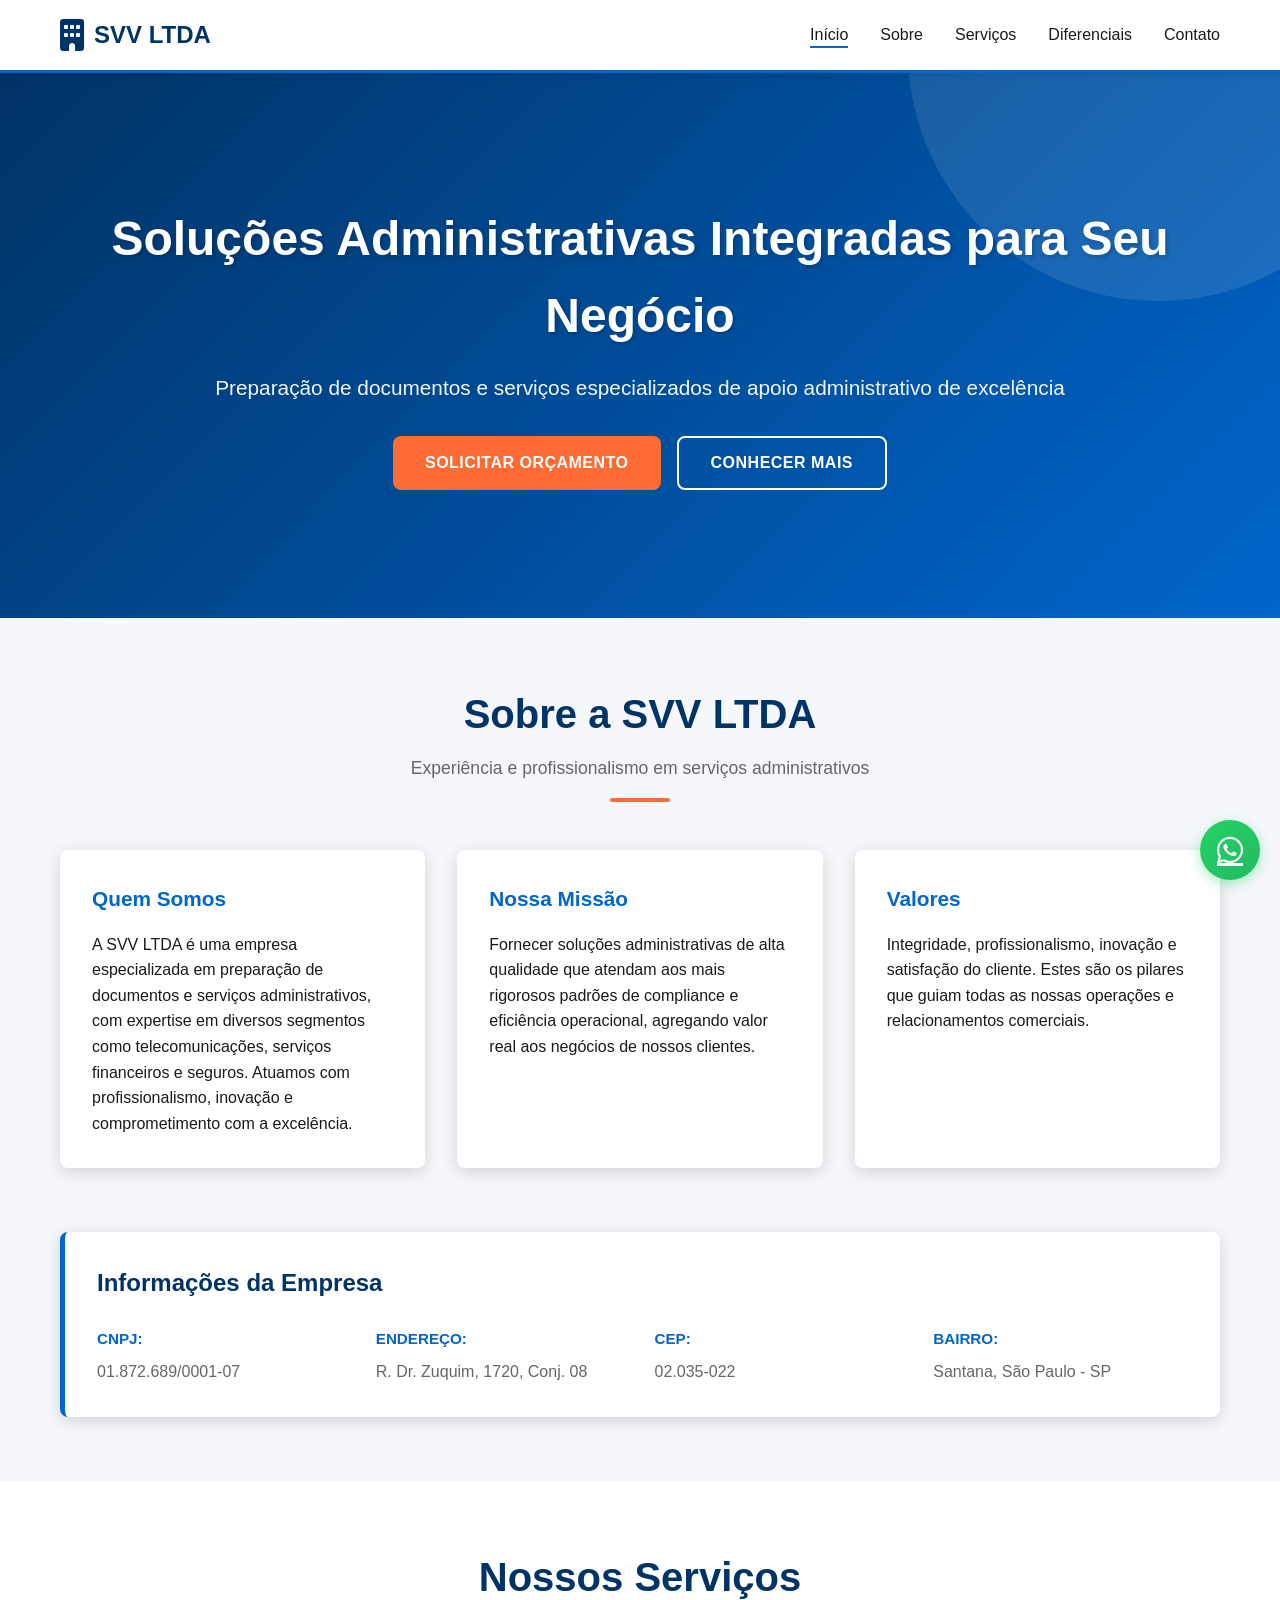
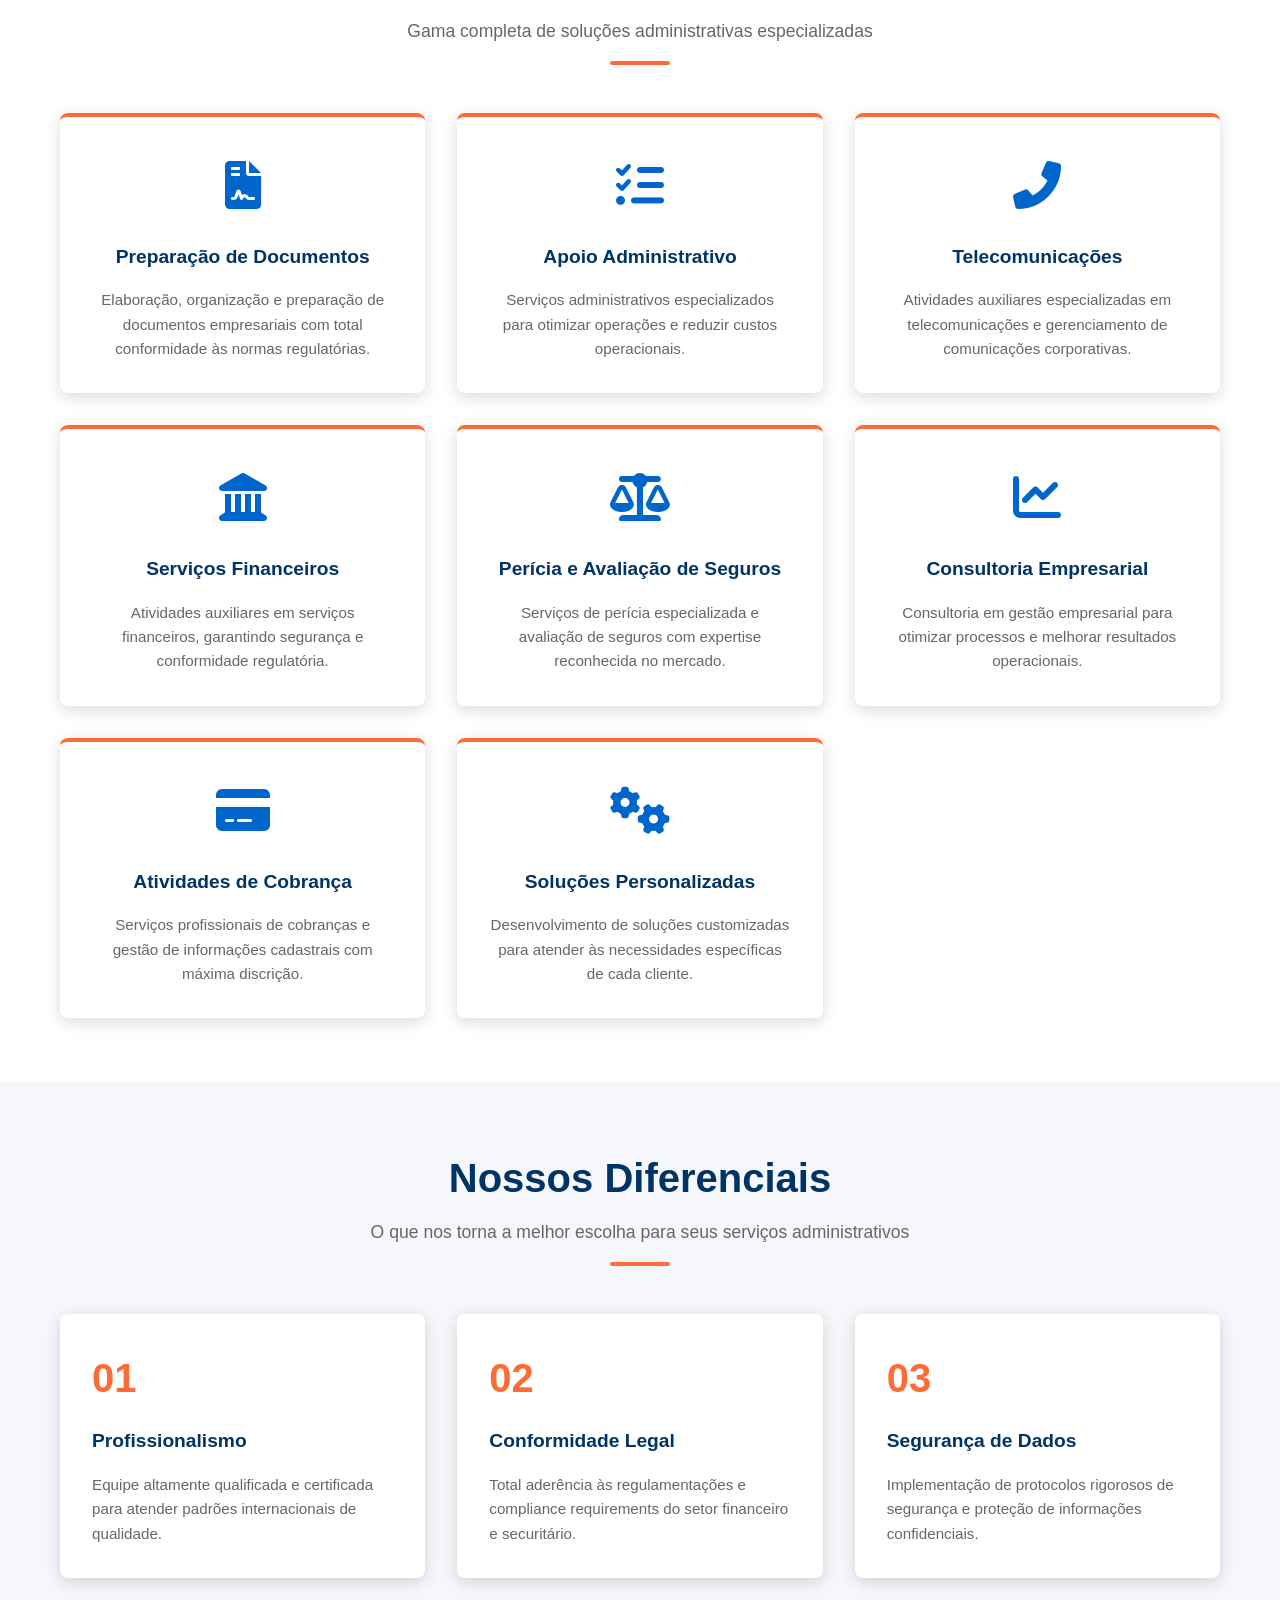
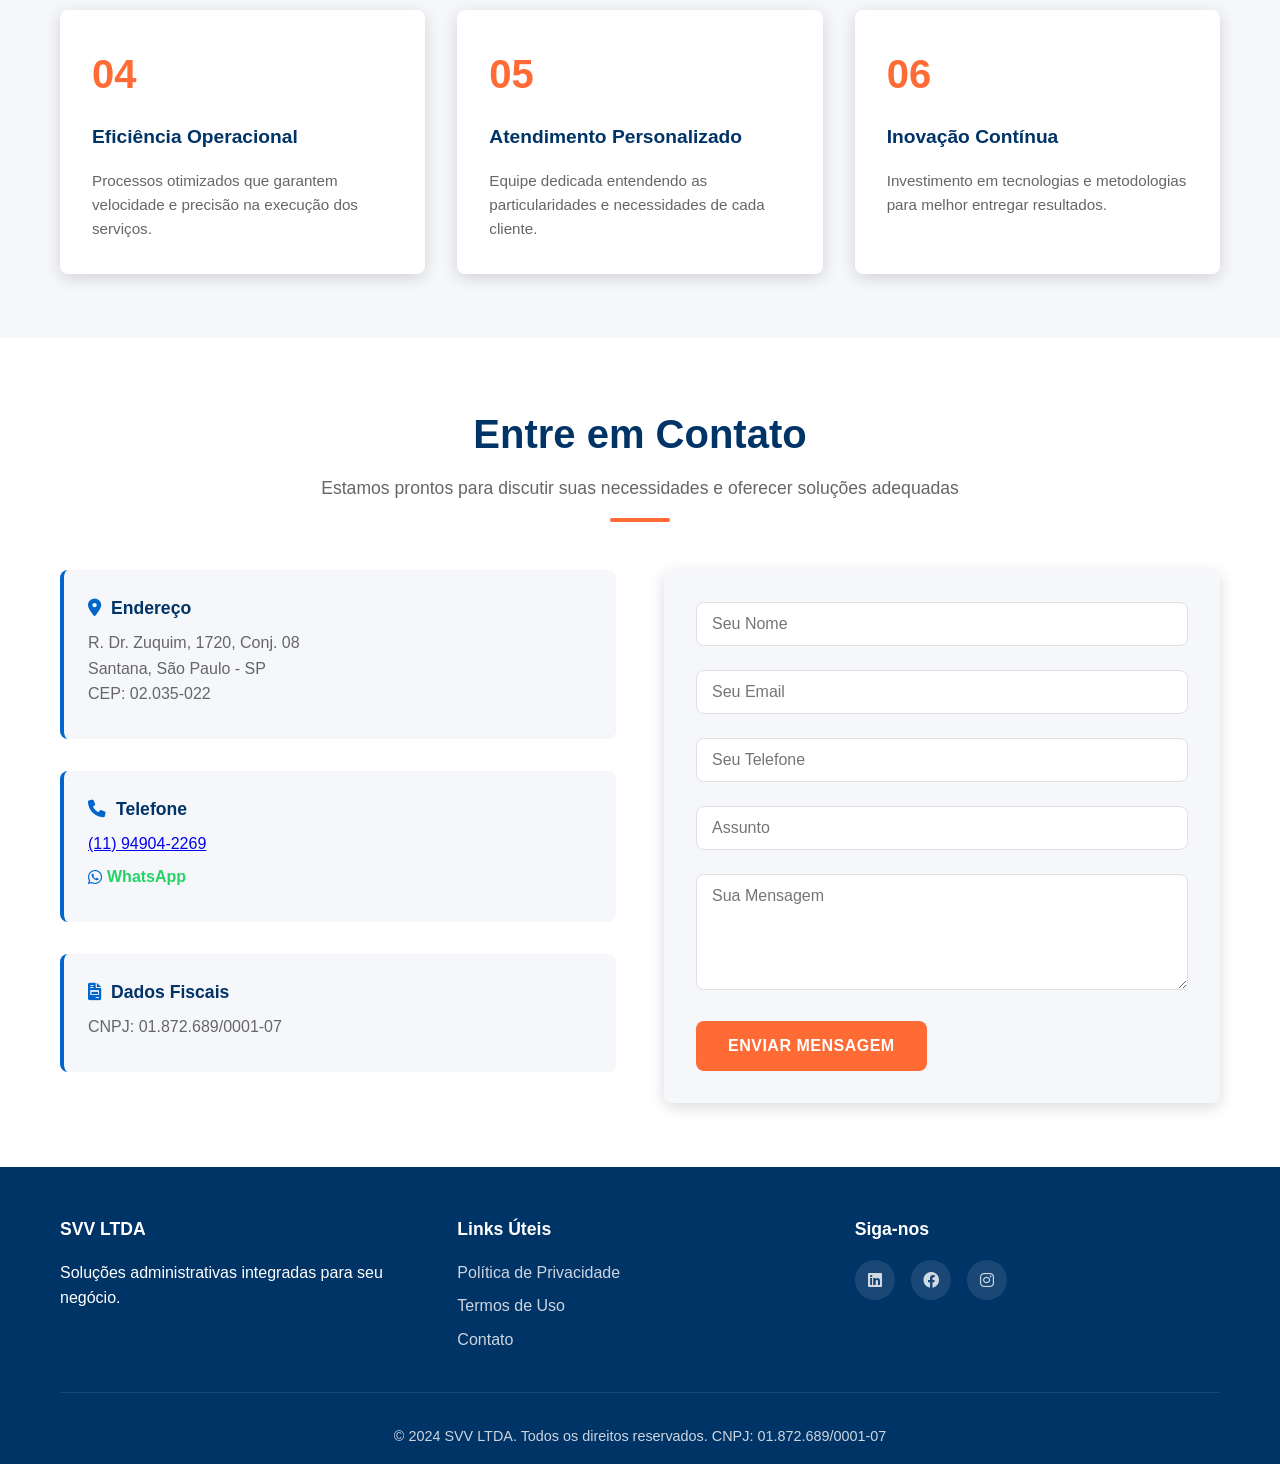
<file: index.html>
<!DOCTYPE html>
<html lang="pt-BR">
<head>
    <meta charset="UTF-8">
    <meta name="viewport" content="width=device-width, initial-scale=1.0">
    <meta name="description" content="SVV LTDA - Preparação de documentos e serviços especializados de apoio administrativo">
    <meta name="keywords" content="documentos, administrativo, telecomunicações, consultoria, cobranças, seguros">
    <meta name="author" content="SVV LTDA">
    <meta property="og:title" content="SVV LTDA - Soluções Administrativas">
    <meta property="og:description" content="Serviços especializados de preparação de documentos e apoio administrativo">
    <title>SVV LTDA - Soluções Administrativas Integradas</title>
    <link rel="stylesheet" href="css/styles.css">
    <link rel="stylesheet" href="https://cdnjs.cloudflare.com/ajax/libs/font-awesome/6.0.0/css/all.min.css">
</head>
<body>
    <!-- WhatsApp Flutuante -->
    <a href="https://wa.me/5511949042269?text=Olá%20SVV%20LTDA" class="whatsapp-float" target="_blank" title="Fale conosco no WhatsApp">
        <i class="fab fa-whatsapp"></i>
    </a>

    <!-- Navbar -->
    <nav class="navbar">
        <div class="container">
            <div class="logo">
                <i class="fas fa-building"></i>
                <span>SVV LTDA</span>
            </div>
            <ul class="menu" id="menu">
                <li><a href="#inicio">Início</a></li>
                <li><a href="#sobre">Sobre</a></li>
                <li><a href="#servicos">Serviços</a></li>
                <li><a href="#diferenciais">Diferenciais</a></li>
                <li><a href="#contato">Contato</a></li>
            </ul>
            <button class="menu-toggle" id="menuToggle">
                <span></span>
                <span></span>
                <span></span>
            </button>
        </div>
    </nav>

    <!-- Hero Section -->
    <header class="hero" id="inicio">
        <div class="container">
            <div class="hero-content">
                <h1>Soluções Administrativas Integradas para Seu Negócio</h1>
                <p>Preparação de documentos e serviços especializados de apoio administrativo de excelência</p>
                <div class="hero-buttons">
                    <button class="btn btn-primary" onclick="document.getElementById('contato').scrollIntoView({behavior: 'smooth'})">Solicitar Orçamento</button>
                    <button class="btn btn-secondary" onclick="document.getElementById('sobre').scrollIntoView({behavior: 'smooth'})">Conhecer Mais</button>
                </div>
            </div>
        </div>
    </header>

    <!-- Sobre Section -->
    <section class="sobre" id="sobre">
        <div class="container">
            <div class="section-header">
                <h2>Sobre a SVV LTDA</h2>
                <p>Experiência e profissionalismo em serviços administrativos</p>
            </div>
            <div class="about-grid">
                <div class="about-item">
                    <h3>Quem Somos</h3>
                    <p>A SVV LTDA é uma empresa especializada em preparação de documentos e serviços administrativos, com expertise em diversos segmentos como telecomunicações, serviços financeiros e seguros. Atuamos com profissionalismo, inovação e comprometimento com a excelência.</p>
                </div>
                <div class="about-item">
                    <h3>Nossa Missão</h3>
                    <p>Fornecer soluções administrativas de alta qualidade que atendam aos mais rigorosos padrões de compliance e eficiência operacional, agregando valor real aos negócios de nossos clientes.</p>
                </div>
                <div class="about-item">
                    <h3>Valores</h3>
                    <p>Integridade, profissionalismo, inovação e satisfação do cliente. Estes são os pilares que guiam todas as nossas operações e relacionamentos comerciais.</p>
                </div>
            </div>

            <!-- Informações da Empresa -->
            <div class="company-info">
                <h3>Informações da Empresa</h3>
                <div class="info-grid">
                    <div class="info-item">
                        <strong>CNPJ:</strong>
                        <span>01.872.689/0001-07</span>
                    </div>
                    <div class="info-item">
                        <strong>Endereço:</strong>
                        <span>R. Dr. Zuquim, 1720, Conj. 08</span>
                    </div>
                    <div class="info-item">
                        <strong>CEP:</strong>
                        <span>02.035-022</span>
                    </div>
                    <div class="info-item">
                        <strong>Bairro:</strong>
                        <span>Santana, São Paulo - SP</span>
                    </div>
                </div>
            </div>
        </div>
    </section>

    <!-- Serviços Section -->
    <section class="servicos" id="servicos">
        <div class="container">
            <div class="section-header">
                <h2>Nossos Serviços</h2>
                <p>Gama completa de soluções administrativas especializadas</p>
            </div>
            <div class="servicos-grid">
                <div class="servico-card">
                    <div class="servico-icon">
                        <i class="fas fa-file-contract"></i>
                    </div>
                    <h3>Preparação de Documentos</h3>
                    <p>Elaboração, organização e preparação de documentos empresariais com total conformidade às normas regulatórias.</p>
                </div>
                <div class="servico-card">
                    <div class="servico-icon">
                        <i class="fas fa-tasks"></i>
                    </div>
                    <h3>Apoio Administrativo</h3>
                    <p>Serviços administrativos especializados para otimizar operações e reduzir custos operacionais.</p>
                </div>
                <div class="servico-card">
                    <div class="servico-icon">
                        <i class="fas fa-phone-alt"></i>
                    </div>
                    <h3>Telecomunicações</h3>
                    <p>Atividades auxiliares especializadas em telecomunicações e gerenciamento de comunicações corporativas.</p>
                </div>
                <div class="servico-card">
                    <div class="servico-icon">
                        <i class="fas fa-landmark"></i>
                    </div>
                    <h3>Serviços Financeiros</h3>
                    <p>Atividades auxiliares em serviços financeiros, garantindo segurança e conformidade regulatória.</p>
                </div>
                <div class="servico-card">
                    <div class="servico-icon">
                        <i class="fas fa-scale-balanced"></i>
                    </div>
                    <h3>Perícia e Avaliação de Seguros</h3>
                    <p>Serviços de perícia especializada e avaliação de seguros com expertise reconhecida no mercado.</p>
                </div>
                <div class="servico-card">
                    <div class="servico-icon">
                        <i class="fas fa-chart-line"></i>
                    </div>
                    <h3>Consultoria Empresarial</h3>
                    <p>Consultoria em gestão empresarial para otimizar processos e melhorar resultados operacionais.</p>
                </div>
                <div class="servico-card">
                    <div class="servico-icon">
                        <i class="fas fa-credit-card"></i>
                    </div>
                    <h3>Atividades de Cobrança</h3>
                    <p>Serviços profissionais de cobranças e gestão de informações cadastrais com máxima discrição.</p>
                </div>
                <div class="servico-card">
                    <div class="servico-icon">
                        <i class="fas fa-cogs"></i>
                    </div>
                    <h3>Soluções Personalizadas</h3>
                    <p>Desenvolvimento de soluções customizadas para atender às necessidades específicas de cada cliente.</p>
                </div>
            </div>
        </div>
    </section>

    <!-- Diferenciais Section -->
    <section class="diferenciais" id="diferenciais">
        <div class="container">
            <div class="section-header">
                <h2>Nossos Diferenciais</h2>
                <p>O que nos torna a melhor escolha para seus serviços administrativos</p>
            </div>
            <div class="diferenciais-grid">
                <div class="diferencial-card">
                    <div class="diferencial-number">01</div>
                    <h3>Profissionalismo</h3>
                    <p>Equipe altamente qualificada e certificada para atender padrões internacionais de qualidade.</p>
                </div>
                <div class="diferencial-card">
                    <div class="diferencial-number">02</div>
                    <h3>Conformidade Legal</h3>
                    <p>Total aderência às regulamentações e compliance requirements do setor financeiro e securitário.</p>
                </div>
                <div class="diferencial-card">
                    <div class="diferencial-number">03</div>
                    <h3>Segurança de Dados</h3>
                    <p>Implementação de protocolos rigorosos de segurança e proteção de informações confidenciais.</p>
                </div>
                <div class="diferencial-card">
                    <div class="diferencial-number">04</div>
                    <h3>Eficiência Operacional</h3>
                    <p>Processos otimizados que garantem velocidade e precisão na execução dos serviços.</p>
                </div>
                <div class="diferencial-card">
                    <div class="diferencial-number">05</div>
                    <h3>Atendimento Personalizado</h3>
                    <p>Equipe dedicada entendendo as particularidades e necessidades de cada cliente.</p>
                </div>
                <div class="diferencial-card">
                    <div class="diferencial-number">06</div>
                    <h3>Inovação Contínua</h3>
                    <p>Investimento em tecnologias e metodologias para melhor entregar resultados.</p>
                </div>
            </div>
        </div>
    </section>

    <!-- Contato Section -->
    <section class="contato" id="contato">
        <div class="container">
            <div class="section-header">
                <h2>Entre em Contato</h2>
                <p>Estamos prontos para discutir suas necessidades e oferecer soluções adequadas</p>
            </div>
            <div class="contato-grid">
                <div class="contato-info">
                    <div class="info-block">
                        <h3><i class="fas fa-map-marker-alt"></i> Endereço</h3>
                        <p>R. Dr. Zuquim, 1720, Conj. 08<br>Santana, São Paulo - SP<br>CEP: 02.035-022</p>
                    </div>
                    <div class="info-block">
                        <h3><i class="fas fa-phone"></i> Telefone</h3>
                        <p><a href="tel:+5511949042269">(11) 94904-2269</a></p>
                        <p class="whatsapp-link"><a href="https://wa.me/5511949042269?text=Olá%20SVV%20LTDA" target="_blank"><i class="fab fa-whatsapp"></i> WhatsApp</a></p>
                    </div>
                    <div class="info-block">
                        <h3><i class="fas fa-file-invoice"></i> Dados Fiscais</h3>
                        <p>CNPJ: 01.872.689/0001-07</p>
                    </div>
                </div>
                <form class="contato-form" id="contatoForm">
                    <div class="form-group">
                        <input type="text" placeholder="Seu Nome" required>
                    </div>
                    <div class="form-group">
                        <input type="email" placeholder="Seu Email" required>
                    </div>
                    <div class="form-group">
                        <input type="tel" placeholder="Seu Telefone" required>
                    </div>
                    <div class="form-group">
                        <input type="text" placeholder="Assunto" required>
                    </div>
                    <div class="form-group">
                        <textarea placeholder="Sua Mensagem" rows="5" required></textarea>
                    </div>
                    <button type="submit" class="btn btn-primary">Enviar Mensagem</button>
                </form>
            </div>
        </div>
    </section>

    <!-- Footer -->
    <footer class="footer">
        <div class="container">
            <div class="footer-content">
                <div class="footer-section">
                    <h4>SVV LTDA</h4>
                    <p>Soluções administrativas integradas para seu negócio.</p>
                </div>
                <div class="footer-section">
                    <h4>Links Úteis</h4>
                    <ul>
                        <li><a href="politica-privacidade.html">Política de Privacidade</a></li>
                        <li><a href="termos-uso.html">Termos de Uso</a></li>
                        <li><a href="#contato">Contato</a></li>
                    </ul>
                </div>
                <div class="footer-section">
                    <h4>Siga-nos</h4>
                    <div class="social-links">
                        <a href="#" title="LinkedIn"><i class="fab fa-linkedin"></i></a>
                        <a href="#" title="Facebook"><i class="fab fa-facebook"></i></a>
                        <a href="#" title="Instagram"><i class="fab fa-instagram"></i></a>
                    </div>
                </div>
            </div>
            <div class="footer-bottom">
                <p>&copy; 2024 SVV LTDA. Todos os direitos reservados. CNPJ: 01.872.689/0001-07</p>
            </div>
        </div>
    </footer>

    <script src="js/script.js"></script>
</body>
</html>
</file>
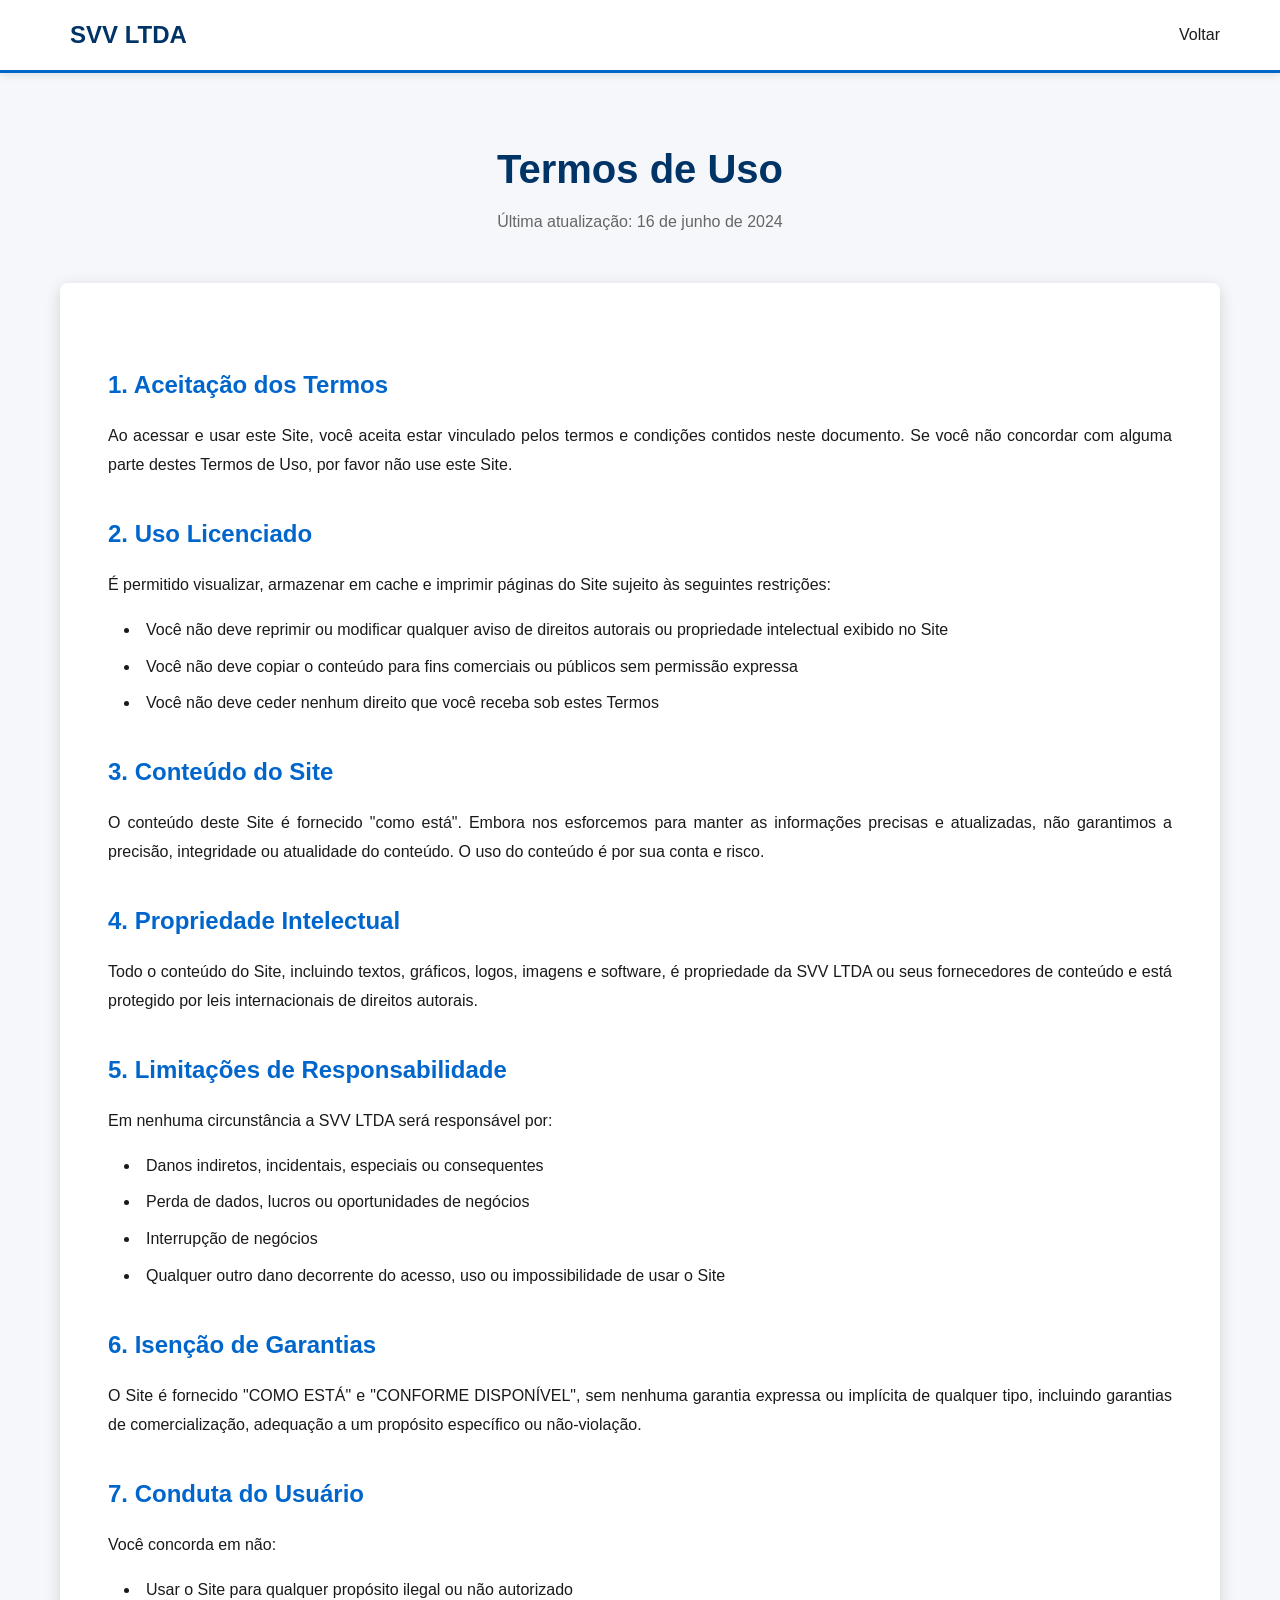
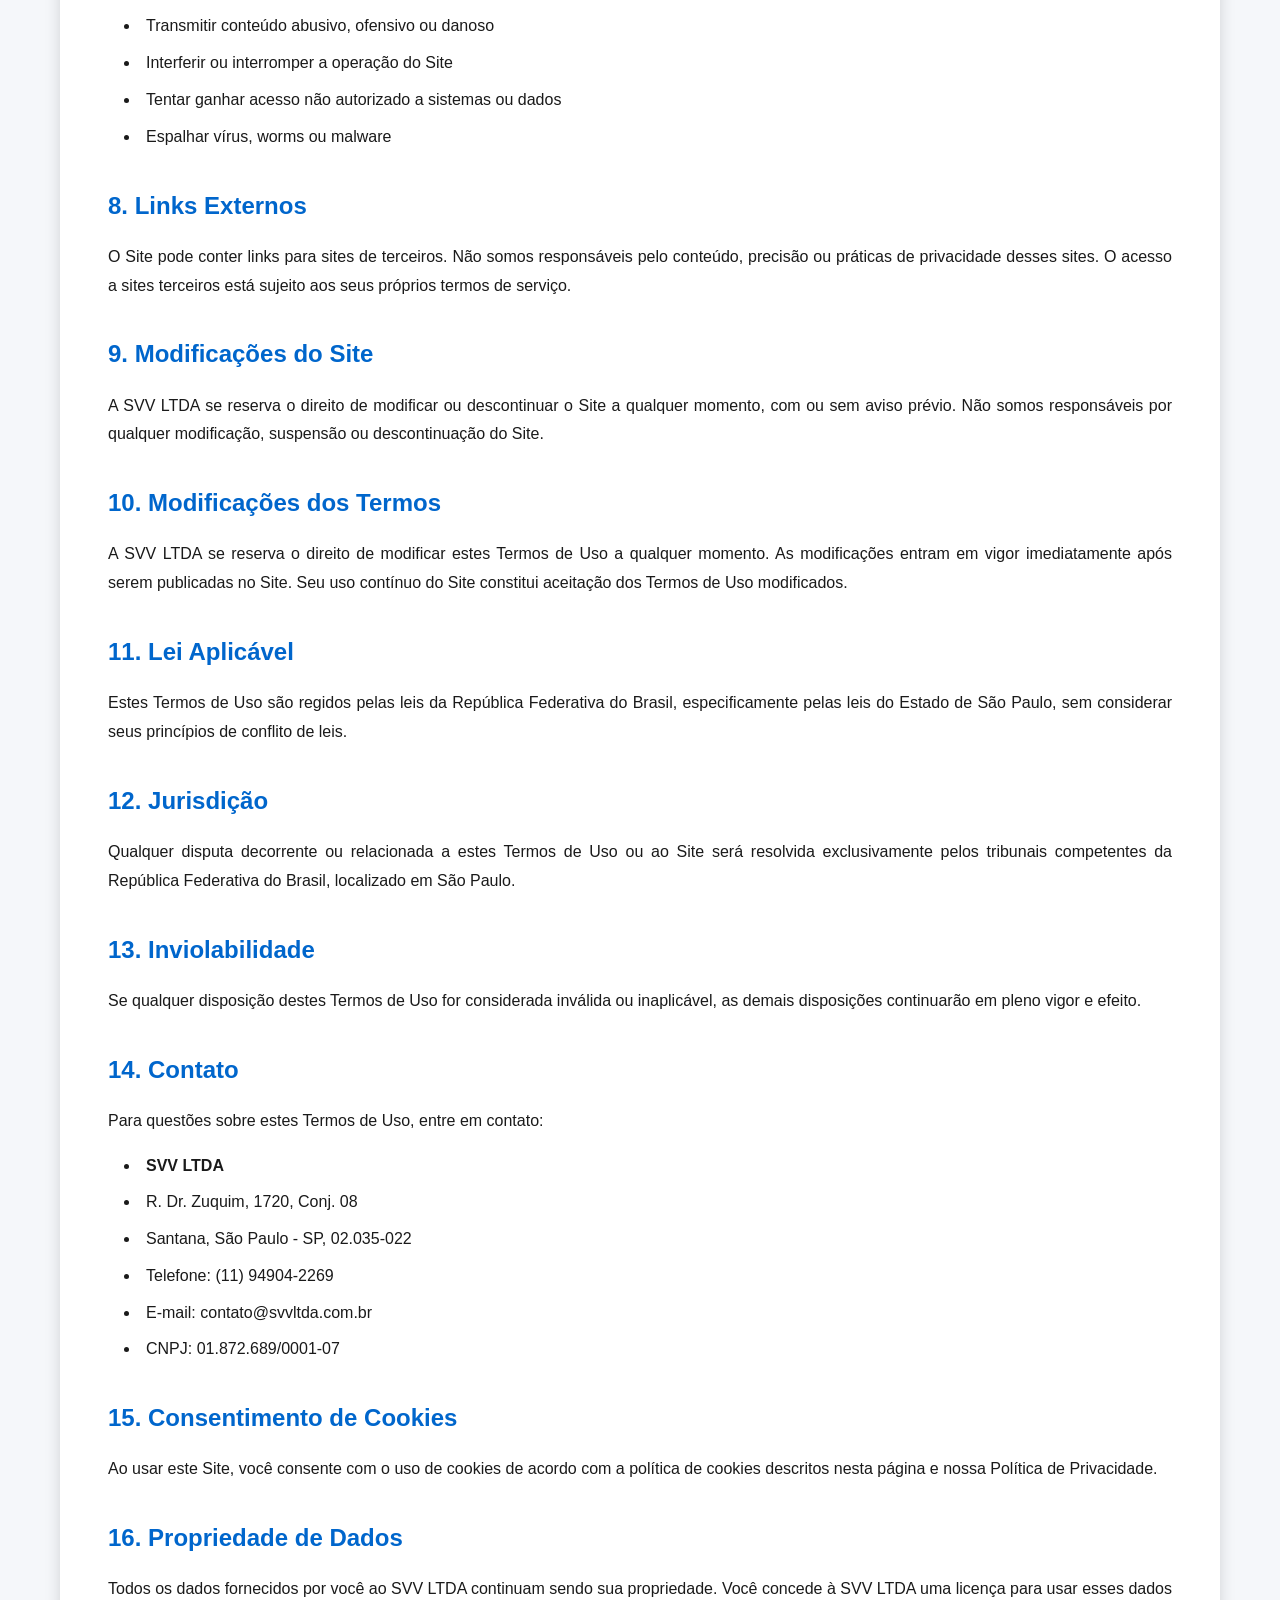
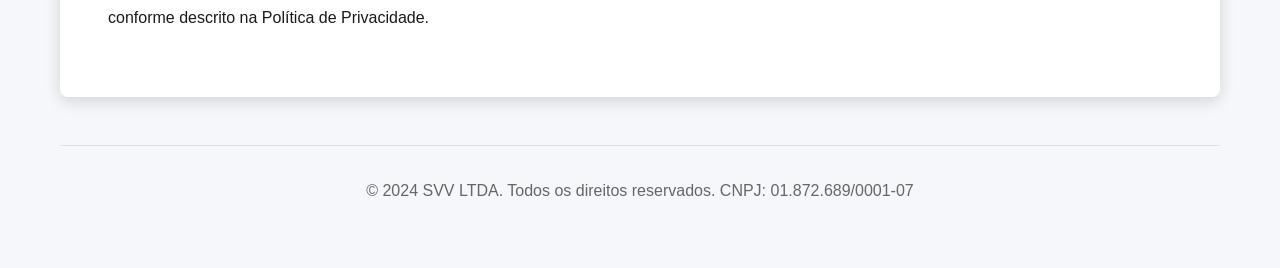
<file: termos-uso.html>
<!DOCTYPE html>
<html lang="pt-BR">
<head>
    <meta charset="UTF-8">
    <meta name="viewport" content="width=device-width, initial-scale=1.0">
    <meta name="description" content="Termos de Uso - SVV LTDA">
    <title>Termos de Uso - SVV LTDA</title>
    <link rel="stylesheet" href="css/styles.css">
</head>
<body>
    <!-- Navbar -->
    <nav class="navbar">
        <div class="container">
            <div class="logo">
                <i class="fas fa-building"></i>
                <span>SVV LTDA</span>
            </div>
            <ul class="menu">
                <li><a href="index.html">Voltar</a></li>
            </ul>
        </div>
    </nav>

    <!-- Content -->
    <section class="legal-page">
        <div class="container">
            <div class="legal-header">
                <h1>Termos de Uso</h1>
                <p>Última atualização: 16 de junho de 2024</p>
            </div>

            <div class="legal-content">
                <h2>1. Aceitação dos Termos</h2>
                <p>Ao acessar e usar este Site, você aceita estar vinculado pelos termos e condições contidos neste documento. Se você não concordar com alguma parte destes Termos de Uso, por favor não use este Site.</p>

                <h2>2. Uso Licenciado</h2>
                <p>É permitido visualizar, armazenar em cache e imprimir páginas do Site sujeito às seguintes restrições:</p>
                <ul>
                    <li>Você não deve reprimir ou modificar qualquer aviso de direitos autorais ou propriedade intelectual exibido no Site</li>
                    <li>Você não deve copiar o conteúdo para fins comerciais ou públicos sem permissão expressa</li>
                    <li>Você não deve ceder nenhum direito que você receba sob estes Termos</li>
                </ul>

                <h2>3. Conteúdo do Site</h2>
                <p>O conteúdo deste Site é fornecido "como está". Embora nos esforcemos para manter as informações precisas e atualizadas, não garantimos a precisão, integridade ou atualidade do conteúdo. O uso do conteúdo é por sua conta e risco.</p>

                <h2>4. Propriedade Intelectual</h2>
                <p>Todo o conteúdo do Site, incluindo textos, gráficos, logos, imagens e software, é propriedade da SVV LTDA ou seus fornecedores de conteúdo e está protegido por leis internacionais de direitos autorais.</p>

                <h2>5. Limitações de Responsabilidade</h2>
                <p>Em nenhuma circunstância a SVV LTDA será responsável por:</p>
                <ul>
                    <li>Danos indiretos, incidentais, especiais ou consequentes</li>
                    <li>Perda de dados, lucros ou oportunidades de negócios</li>
                    <li>Interrupção de negócios</li>
                    <li>Qualquer outro dano decorrente do acesso, uso ou impossibilidade de usar o Site</li>
                </ul>

                <h2>6. Isenção de Garantias</h2>
                <p>O Site é fornecido "COMO ESTÁ" e "CONFORME DISPONÍVEL", sem nenhuma garantia expressa ou implícita de qualquer tipo, incluindo garantias de comercialização, adequação a um propósito específico ou não-violação.</p>

                <h2>7. Conduta do Usuário</h2>
                <p>Você concorda em não:</p>
                <ul>
                    <li>Usar o Site para qualquer propósito ilegal ou não autorizado</li>
                    <li>Transmitir conteúdo abusivo, ofensivo ou danoso</li>
                    <li>Interferir ou interromper a operação do Site</li>
                    <li>Tentar ganhar acesso não autorizado a sistemas ou dados</li>
                    <li>Espalhar vírus, worms ou malware</li>
                </ul>

                <h2>8. Links Externos</h2>
                <p>O Site pode conter links para sites de terceiros. Não somos responsáveis pelo conteúdo, precisão ou práticas de privacidade desses sites. O acesso a sites terceiros está sujeito aos seus próprios termos de serviço.</p>

                <h2>9. Modificações do Site</h2>
                <p>A SVV LTDA se reserva o direito de modificar ou descontinuar o Site a qualquer momento, com ou sem aviso prévio. Não somos responsáveis por qualquer modificação, suspensão ou descontinuação do Site.</p>

                <h2>10. Modificações dos Termos</h2>
                <p>A SVV LTDA se reserva o direito de modificar estes Termos de Uso a qualquer momento. As modificações entram em vigor imediatamente após serem publicadas no Site. Seu uso contínuo do Site constitui aceitação dos Termos de Uso modificados.</p>

                <h2>11. Lei Aplicável</h2>
                <p>Estes Termos de Uso são regidos pelas leis da República Federativa do Brasil, especificamente pelas leis do Estado de São Paulo, sem considerar seus princípios de conflito de leis.</p>

                <h2>12. Jurisdição</h2>
                <p>Qualquer disputa decorrente ou relacionada a estes Termos de Uso ou ao Site será resolvida exclusivamente pelos tribunais competentes da República Federativa do Brasil, localizado em São Paulo.</p>

                <h2>13. Inviolabilidade</h2>
                <p>Se qualquer disposição destes Termos de Uso for considerada inválida ou inaplicável, as demais disposições continuarão em pleno vigor e efeito.</p>

                <h2>14. Contato</h2>
                <p>Para questões sobre estes Termos de Uso, entre em contato:</p>
                <ul>
                    <li><strong>SVV LTDA</strong></li>
                    <li>R. Dr. Zuquim, 1720, Conj. 08</li>
                    <li>Santana, São Paulo - SP, 02.035-022</li>
                    <li>Telefone: (11) 94904-2269</li>
                    <li>E-mail: contato@svvltda.com.br</li>
                    <li>CNPJ: 01.872.689/0001-07</li>
                </ul>

                <h2>15. Consentimento de Cookies</h2>
                <p>Ao usar este Site, você consente com o uso de cookies de acordo com a política de cookies descritos nesta página e nossa Política de Privacidade.</p>

                <h2>16. Propriedade de Dados</h2>
                <p>Todos os dados fornecidos por você ao SVV LTDA continuam sendo sua propriedade. Você concede à SVV LTDA uma licença para usar esses dados conforme descrito na Política de Privacidade.</p>
            </div>

            <div class="legal-footer">
                <p>© 2024 SVV LTDA. Todos os direitos reservados. CNPJ: 01.872.689/0001-07</p>
            </div>
        </div>
    </section>

    <style>
        .legal-page {
            padding: 4rem 20px;
            background: var(--bg-light);
            min-height: calc(100vh - 200px);
        }

        .legal-header {
            text-align: center;
            margin-bottom: 3rem;
        }

        .legal-header h1 {
            font-size: 2.5rem;
            color: var(--primary-color);
            margin-bottom: 0.5rem;
        }

        .legal-header p {
            color: var(--text-light);
            font-size: 1rem;
        }

        .legal-content {
            background: var(--bg-white);
            padding: 3rem;
            border-radius: 8px;
            box-shadow: var(--shadow-md);
            line-height: 1.8;
        }

        .legal-content h2 {
            color: var(--secondary-color);
            margin-top: 2rem;
            margin-bottom: 1rem;
            font-size: 1.5rem;
        }

        .legal-content p {
            color: var(--text-dark);
            margin-bottom: 1rem;
            text-align: justify;
        }

        .legal-content ul {
            list-style-position: inside;
            margin-left: 1rem;
            margin-bottom: 1rem;
        }

        .legal-content li {
            color: var(--text-dark);
            margin-bottom: 0.5rem;
        }

        .legal-footer {
            text-align: center;
            margin-top: 3rem;
            padding-top: 2rem;
            border-top: 1px solid var(--border-color);
            color: var(--text-light);
        }

        @media (max-width: 768px) {
            .legal-header h1 {
                font-size: 1.8rem;
            }

            .legal-content {
                padding: 1.5rem;
            }

            .legal-content h2 {
                font-size: 1.2rem;
            }
        }
    </style>
</body>
</html>
</file>
<file: css/styles.css>
* {
    margin: 0;
    padding: 0;
    box-sizing: border-box;
}

:root {
    --primary-color: #003366;
    --secondary-color: #0066cc;
    --accent-color: #ff6b35;
    --text-dark: #1a1a1a;
    --text-light: #666666;
    --bg-light: #f5f7fa;
    --bg-white: #ffffff;
    --border-color: #e0e0e0;
    --shadow-sm: 0 2px 8px rgba(0, 0, 0, 0.1);
    --shadow-md: 0 4px 16px rgba(0, 0, 0, 0.15);
    --shadow-lg: 0 8px 24px rgba(0, 0, 0, 0.2);
}

html {
    scroll-behavior: smooth;
}

body {
    font-family: 'Segoe UI', Tahoma, Geneva, Verdana, sans-serif;
    line-height: 1.6;
    color: var(--text-dark);
    background-color: var(--bg-white);
    overflow-x: hidden;
}

.container {
    max-width: 1200px;
    margin: 0 auto;
    padding: 0 20px;
}

/* WhatsApp Flutuante */
.whatsapp-float {
    position: fixed;
    bottom: 20px;
    right: 20px;
    width: 60px;
    height: 60px;
    background: linear-gradient(135deg, #25d366, #20ba61);
    border-radius: 50%;
    display: flex;
    align-items: center;
    justify-content: center;
    color: white;
    font-size: 30px;
    box-shadow: 0 4px 12px rgba(37, 211, 102, 0.4);
    transition: all 0.3s ease;
    z-index: 999;
    animation: pulse 2s infinite;
}

.whatsapp-float:hover {
    transform: scale(1.1);
    box-shadow: 0 6px 16px rgba(37, 211, 102, 0.6);
}

@keyframes pulse {
    0%, 100% {
        box-shadow: 0 4px 12px rgba(37, 211, 102, 0.4);
    }
    50% {
        box-shadow: 0 4px 20px rgba(37, 211, 102, 0.8);
    }
}

/* Navbar */
.navbar {
    background: var(--bg-white);
    box-shadow: var(--shadow-sm);
    position: sticky;
    top: 0;
    z-index: 100;
    border-bottom: 3px solid var(--secondary-color);
}

.navbar .container {
    display: flex;
    justify-content: space-between;
    align-items: center;
    padding: 1rem 20px;
}

.logo {
    display: flex;
    align-items: center;
    gap: 10px;
    font-size: 1.5rem;
    font-weight: bold;
    color: var(--primary-color);
}

.logo i {
    font-size: 2rem;
}

.menu {
    display: flex;
    list-style: none;
    gap: 2rem;
    align-items: center;
}

.menu a {
    text-decoration: none;
    color: var(--text-dark);
    font-weight: 500;
    transition: color 0.3s ease;
    position: relative;
}

.menu a::after {
    content: '';
    position: absolute;
    bottom: -5px;
    left: 0;
    width: 0;
    height: 2px;
    background: var(--secondary-color);
    transition: width 0.3s ease;
}

.menu a:hover::after,
.menu a.active::after {
    width: 100%;
}

.menu a:hover {
    color: var(--secondary-color);
}

.menu-toggle {
    display: none;
    flex-direction: column;
    background: none;
    border: none;
    cursor: pointer;
    gap: 5px;
}

.menu-toggle span {
    width: 25px;
    height: 3px;
    background: var(--primary-color);
    border-radius: 2px;
    transition: all 0.3s ease;
}

/* Hero Section */
.hero {
    background: linear-gradient(135deg, var(--primary-color), var(--secondary-color));
    color: white;
    padding: 8rem 20px;
    text-align: center;
    position: relative;
    overflow: hidden;
}

.hero::before {
    content: '';
    position: absolute;
    top: -50%;
    right: -10%;
    width: 500px;
    height: 500px;
    background: rgba(255, 255, 255, 0.1);
    border-radius: 50%;
}

.hero-content {
    position: relative;
    z-index: 2;
}

.hero h1 {
    font-size: 3rem;
    margin-bottom: 1rem;
    font-weight: bold;
    text-shadow: 2px 2px 4px rgba(0, 0, 0, 0.2);
}

.hero p {
    font-size: 1.3rem;
    margin-bottom: 2rem;
    opacity: 0.95;
}

.hero-buttons {
    display: flex;
    gap: 1rem;
    justify-content: center;
    flex-wrap: wrap;
}

/* Buttons */
.btn {
    padding: 1rem 2rem;
    border: none;
    border-radius: 8px;
    cursor: pointer;
    font-size: 1rem;
    font-weight: 600;
    transition: all 0.3s ease;
    text-decoration: none;
    display: inline-block;
    text-transform: uppercase;
    letter-spacing: 0.5px;
}

.btn-primary {
    background: var(--accent-color);
    color: white;
}

.btn-primary:hover {
    background: #ff5722;
    transform: translateY(-2px);
    box-shadow: var(--shadow-lg);
}

.btn-secondary {
    background: transparent;
    color: white;
    border: 2px solid white;
}

.btn-secondary:hover {
    background: white;
    color: var(--primary-color);
    transform: translateY(-2px);
}

/* Section Headers */
.section-header {
    text-align: center;
    margin-bottom: 3rem;
}

.section-header h2 {
    font-size: 2.5rem;
    color: var(--primary-color);
    margin-bottom: 0.5rem;
}

.section-header p {
    font-size: 1.1rem;
    color: var(--text-light);
}

.section-header::after {
    content: '';
    display: block;
    width: 60px;
    height: 4px;
    background: var(--accent-color);
    margin: 1rem auto 0;
    border-radius: 2px;
}

/* Sobre Section */
.sobre {
    padding: 4rem 20px;
    background: var(--bg-light);
}

.about-grid {
    display: grid;
    grid-template-columns: repeat(auto-fit, minmax(300px, 1fr));
    gap: 2rem;
    margin-bottom: 4rem;
}

.about-item {
    background: var(--bg-white);
    padding: 2rem;
    border-radius: 8px;
    box-shadow: var(--shadow-md);
    transition: transform 0.3s ease;
}

.about-item:hover {
    transform: translateY(-5px);
}

.about-item h3 {
    color: var(--secondary-color);
    margin-bottom: 1rem;
    font-size: 1.3rem;
}

/* Company Info */
.company-info {
    background: white;
    padding: 2rem;
    border-radius: 8px;
    box-shadow: var(--shadow-md);
    border-left: 5px solid var(--secondary-color);
}

.company-info h3 {
    color: var(--primary-color);
    margin-bottom: 1.5rem;
    font-size: 1.5rem;
}

.info-grid {
    display: grid;
    grid-template-columns: repeat(auto-fit, minmax(250px, 1fr));
    gap: 1.5rem;
}

.info-item {
    display: flex;
    flex-direction: column;
}

.info-item strong {
    color: var(--secondary-color);
    margin-bottom: 0.5rem;
    font-size: 0.95rem;
    text-transform: uppercase;
}

.info-item span {
    color: var(--text-light);
    font-size: 1rem;
}

/* Serviços Section */
.servicos {
    padding: 4rem 20px;
}

.servicos-grid {
    display: grid;
    grid-template-columns: repeat(auto-fit, minmax(280px, 1fr));
    gap: 2rem;
}

.servico-card {
    background: var(--bg-white);
    padding: 2rem;
    border-radius: 8px;
    box-shadow: var(--shadow-md);
    transition: all 0.3s ease;
    text-align: center;
    border-top: 4px solid var(--accent-color);
}

.servico-card:hover {
    transform: translateY(-10px);
    box-shadow: var(--shadow-lg);
    border-top-color: var(--secondary-color);
}

.servico-icon {
    font-size: 3rem;
    color: var(--secondary-color);
    margin-bottom: 1rem;
}

.servico-card h3 {
    color: var(--primary-color);
    margin-bottom: 1rem;
    font-size: 1.2rem;
}

.servico-card p {
    color: var(--text-light);
    font-size: 0.95rem;
    line-height: 1.6;
}

/* Diferenciais Section */
.diferenciais {
    padding: 4rem 20px;
    background: var(--bg-light);
}

.diferenciais-grid {
    display: grid;
    grid-template-columns: repeat(auto-fit, minmax(300px, 1fr));
    gap: 2rem;
}

.diferencial-card {
    background: var(--bg-white);
    padding: 2rem;
    border-radius: 8px;
    box-shadow: var(--shadow-md);
    position: relative;
    transition: all 0.3s ease;
}

.diferencial-card:hover {
    transform: translateY(-5px);
    box-shadow: var(--shadow-lg);
}

.diferencial-number {
    font-size: 2.5rem;
    font-weight: bold;
    color: var(--accent-color);
    margin-bottom: 1rem;
}

.diferencial-card h3 {
    color: var(--primary-color);
    margin-bottom: 1rem;
    font-size: 1.2rem;
}

.diferencial-card p {
    color: var(--text-light);
    font-size: 0.95rem;
}

/* Contato Section */
.contato {
    padding: 4rem 20px;
}

.contato-grid {
    display: grid;
    grid-template-columns: 1fr 1fr;
    gap: 3rem;
    align-items: start;
}

.contato-info {
    display: flex;
    flex-direction: column;
    gap: 2rem;
}

.info-block {
    background: var(--bg-light);
    padding: 1.5rem;
    border-radius: 8px;
    border-left: 4px solid var(--secondary-color);
}

.info-block h3 {
    color: var(--primary-color);
    margin-bottom: 0.5rem;
    display: flex;
    align-items: center;
    gap: 10px;
    font-size: 1.1rem;
}

.info-block i {
    color: var(--secondary-color);
}

.info-block p {
    color: var(--text-light);
    margin-bottom: 0.5rem;
}

.whatsapp-link a {
    color: #25d366;
    text-decoration: none;
    font-weight: 600;
    display: flex;
    align-items: center;
    gap: 5px;
}

.whatsapp-link a:hover {
    text-decoration: underline;
}

.contato-form {
    background: var(--bg-light);
    padding: 2rem;
    border-radius: 8px;
    box-shadow: var(--shadow-md);
}

.form-group {
    margin-bottom: 1.5rem;
}

.form-group input,
.form-group textarea {
    width: 100%;
    padding: 12px 15px;
    border: 1px solid var(--border-color);
    border-radius: 8px;
    font-family: inherit;
    font-size: 1rem;
    transition: border-color 0.3s ease;
}

.form-group input:focus,
.form-group textarea:focus {
    outline: none;
    border-color: var(--secondary-color);
    box-shadow: 0 0 0 3px rgba(0, 102, 204, 0.1);
}

/* Footer */
.footer {
    background: var(--primary-color);
    color: white;
    padding: 3rem 20px 1rem;
}

.footer-content {
    display: grid;
    grid-template-columns: repeat(auto-fit, minmax(250px, 1fr));
    gap: 2rem;
    margin-bottom: 2rem;
}

.footer-section h4 {
    margin-bottom: 1rem;
    font-size: 1.1rem;
}

.footer-section ul {
    list-style: none;
}

.footer-section ul li {
    margin-bottom: 0.5rem;
}

.footer-section a {
    color: rgba(255, 255, 255, 0.8);
    text-decoration: none;
    transition: color 0.3s ease;
}

.footer-section a:hover {
    color: var(--accent-color);
}

.social-links {
    display: flex;
    gap: 1rem;
}

.social-links a {
    display: inline-flex;
    align-items: center;
    justify-content: center;
    width: 40px;
    height: 40px;
    background: rgba(255, 255, 255, 0.1);
    border-radius: 50%;
    transition: all 0.3s ease;
}

.social-links a:hover {
    background: var(--accent-color);
    transform: translateY(-3px);
}

.footer-bottom {
    text-align: center;
    padding-top: 2rem;
    border-top: 1px solid rgba(255, 255, 255, 0.1);
    color: rgba(255, 255, 255, 0.8);
    font-size: 0.9rem;
}

/* Responsive Design */
@media (max-width: 768px) {
    .hero h1 {
        font-size: 2rem;
    }

    .hero p {
        font-size: 1rem;
    }

    .hero-buttons {
        flex-direction: column;
    }

    .btn {
        width: 100%;
    }

    .menu {
        display: none;
        position: absolute;
        top: 100%;
        left: 0;
        right: 0;
        flex-direction: column;
        gap: 0;
        background: var(--bg-white);
        border-bottom: 1px solid var(--border-color);
        padding: 1rem 0;
    }

    .menu.active {
        display: flex;
    }

    .menu li {
        padding: 0 20px;
        border-bottom: 1px solid var(--border-color);
    }

    .menu a {
        display: block;
        padding: 1rem 0;
    }

    .menu-toggle {
        display: flex;
    }

    .section-header h2 {
        font-size: 1.8rem;
    }

    .contato-grid {
        grid-template-columns: 1fr;
    }

    .about-grid {
        grid-template-columns: 1fr;
    }

    .servicos-grid {
        grid-template-columns: 1fr;
    }
}

@media (max-width: 480px) {
    .hero {
        padding: 4rem 20px;
    }

    .hero h1 {
        font-size: 1.5rem;
    }

    .hero p {
        font-size: 0.9rem;
    }

    .btn {
        padding: 0.75rem 1.5rem;
        font-size: 0.9rem;
    }

    .section-header h2 {
        font-size: 1.5rem;
    }

    .info-grid {
        grid-template-columns: 1fr;
    }
}
</file>
